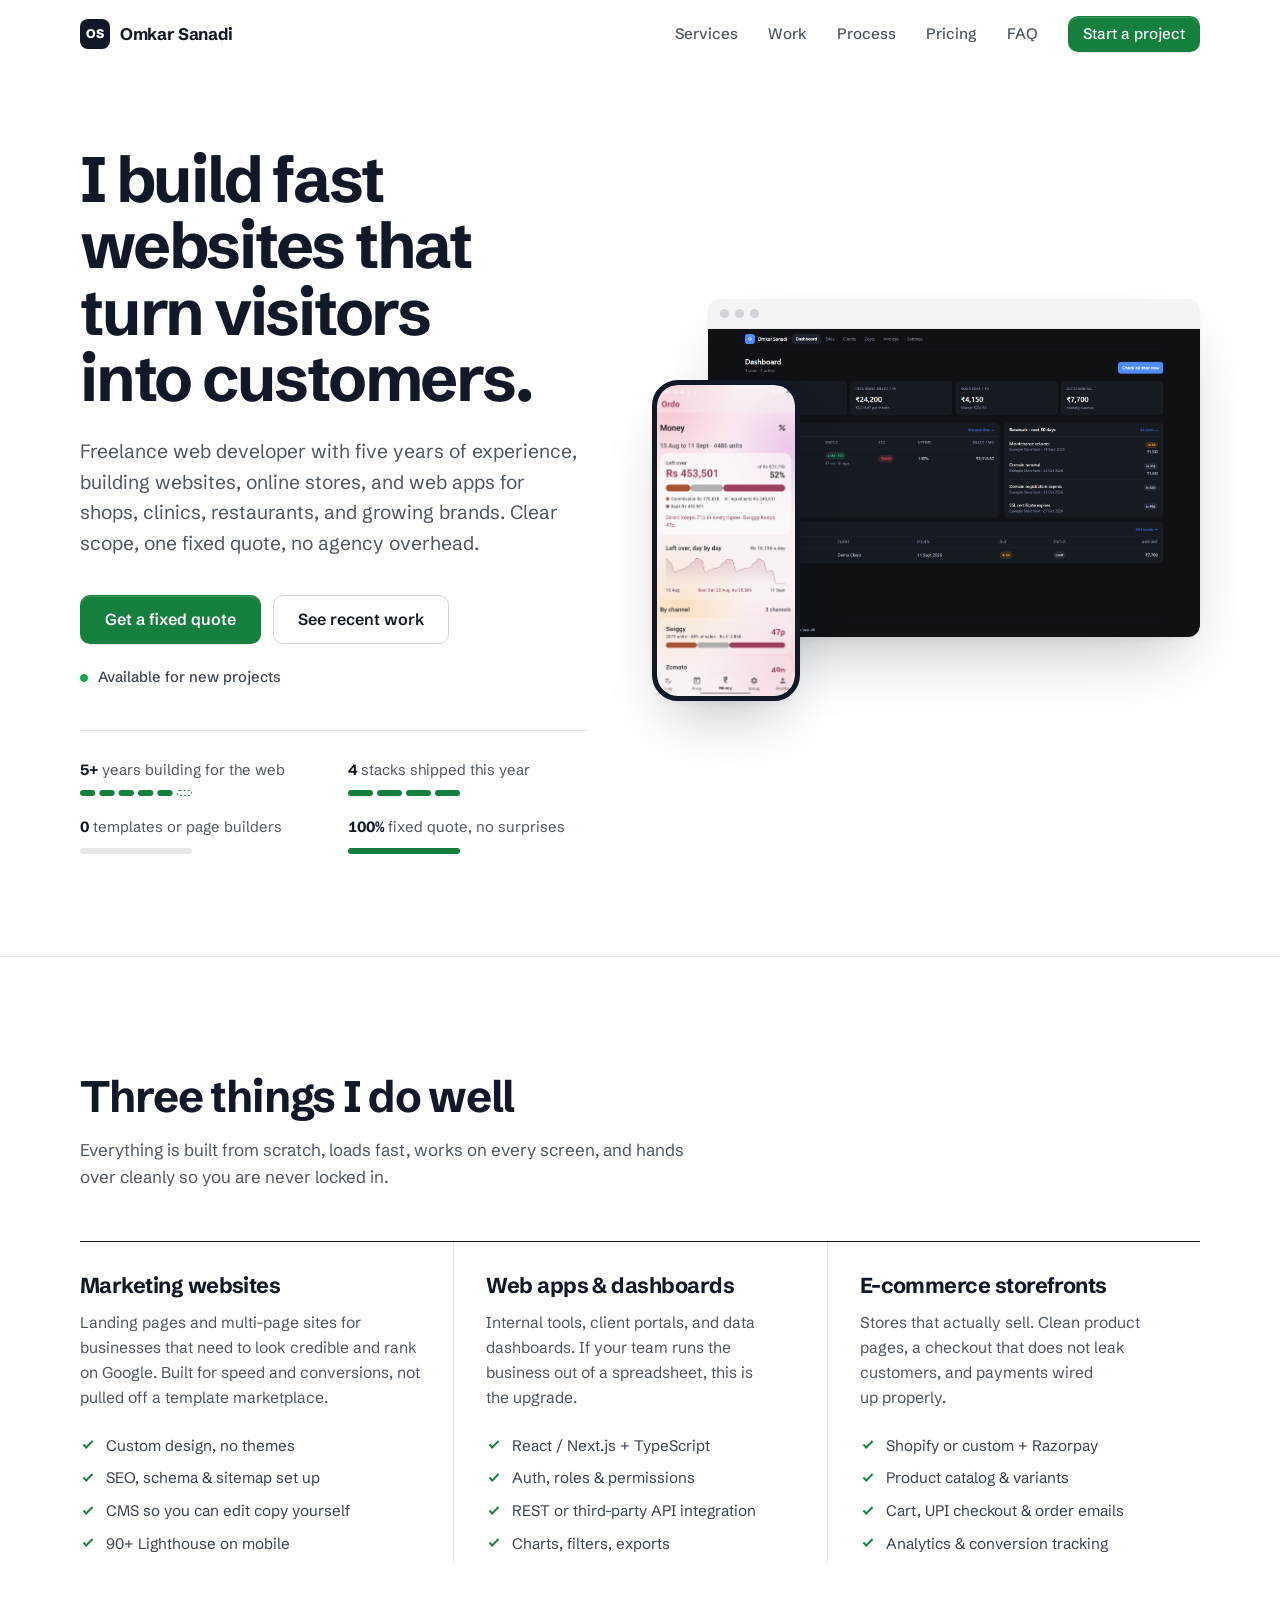
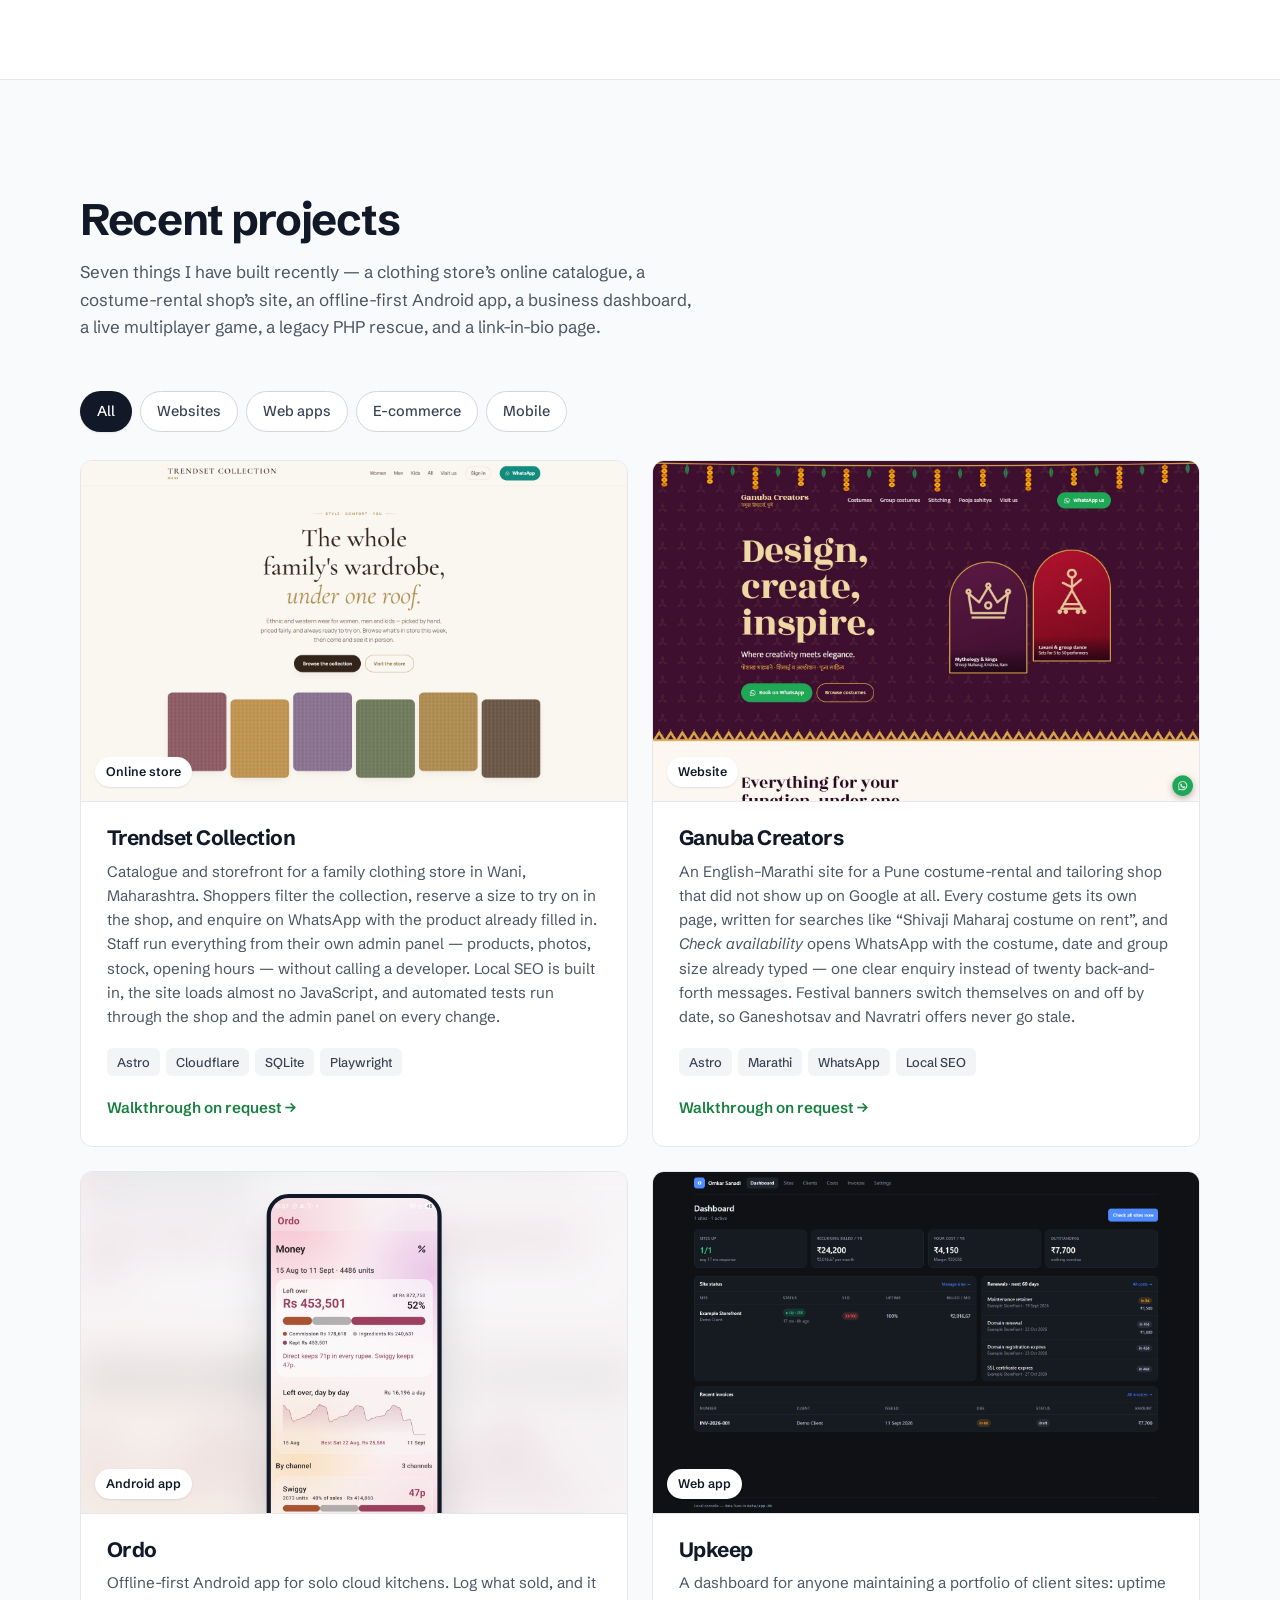
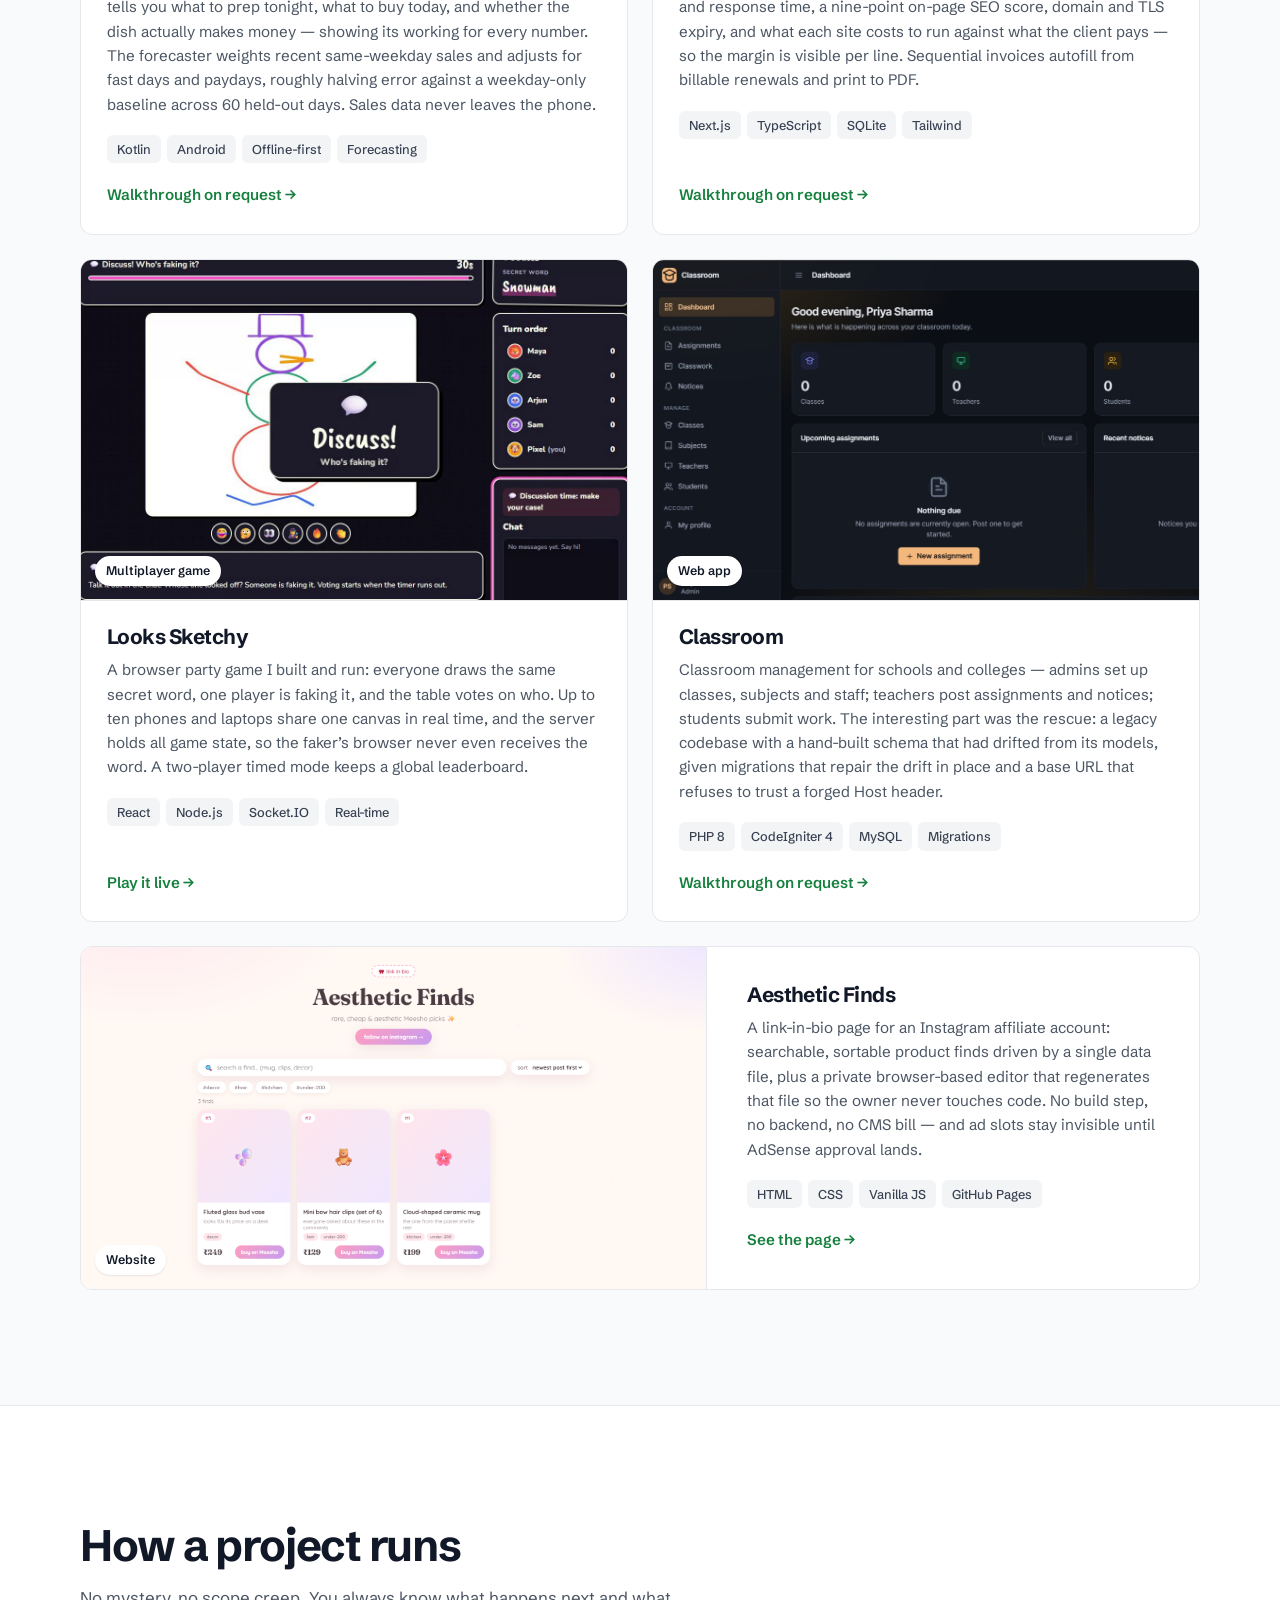
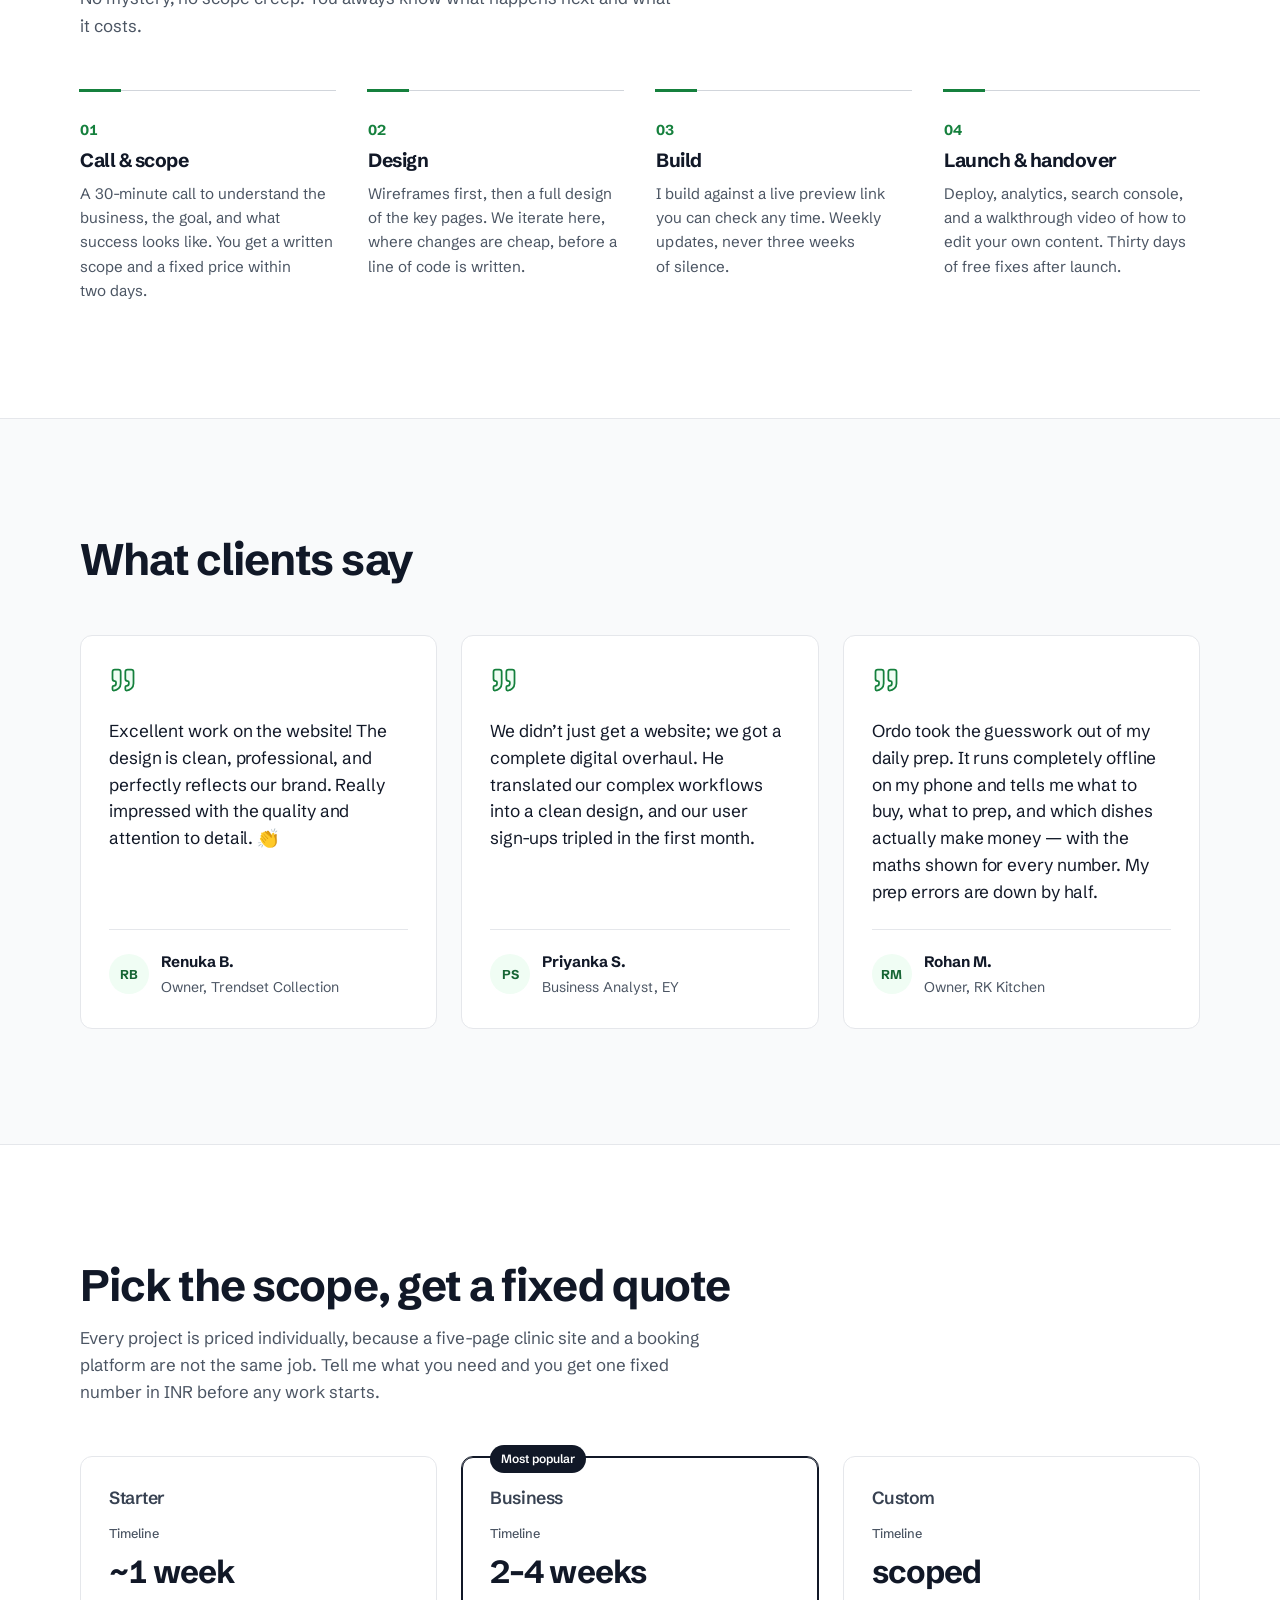
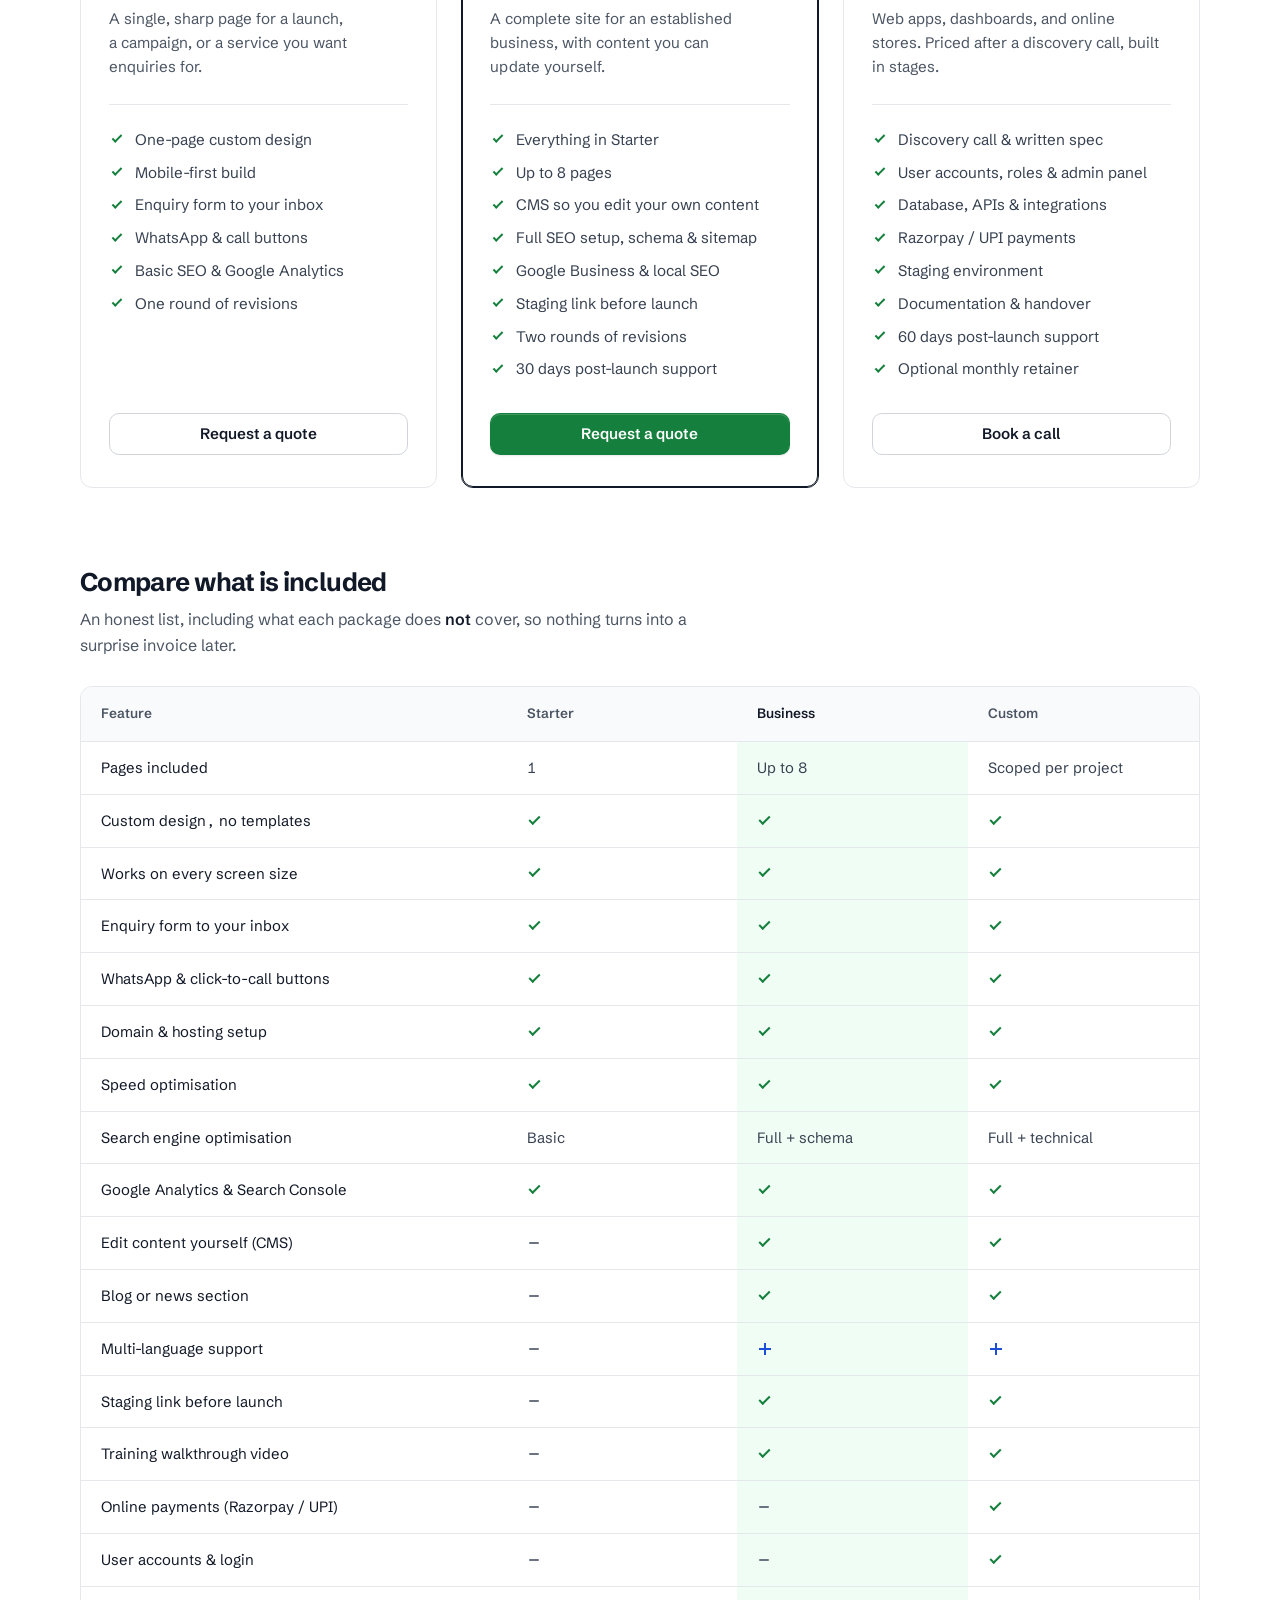
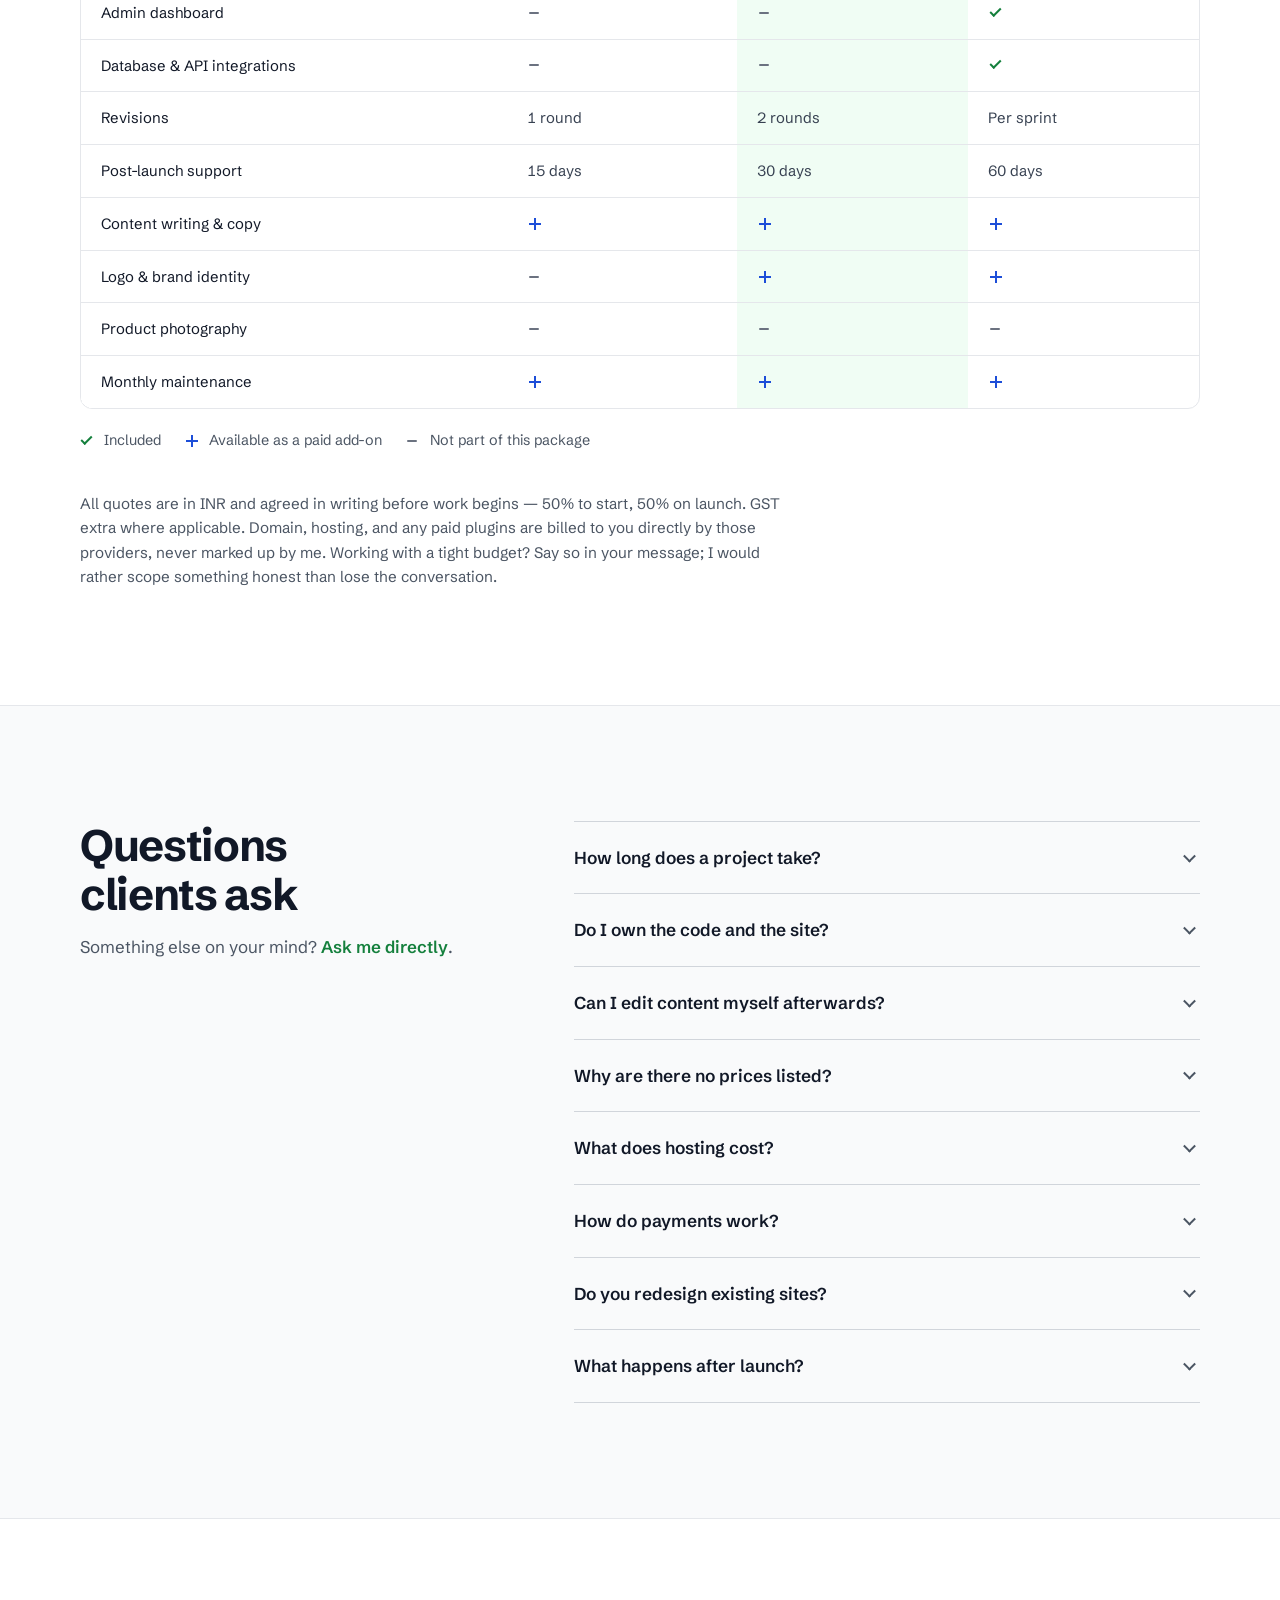
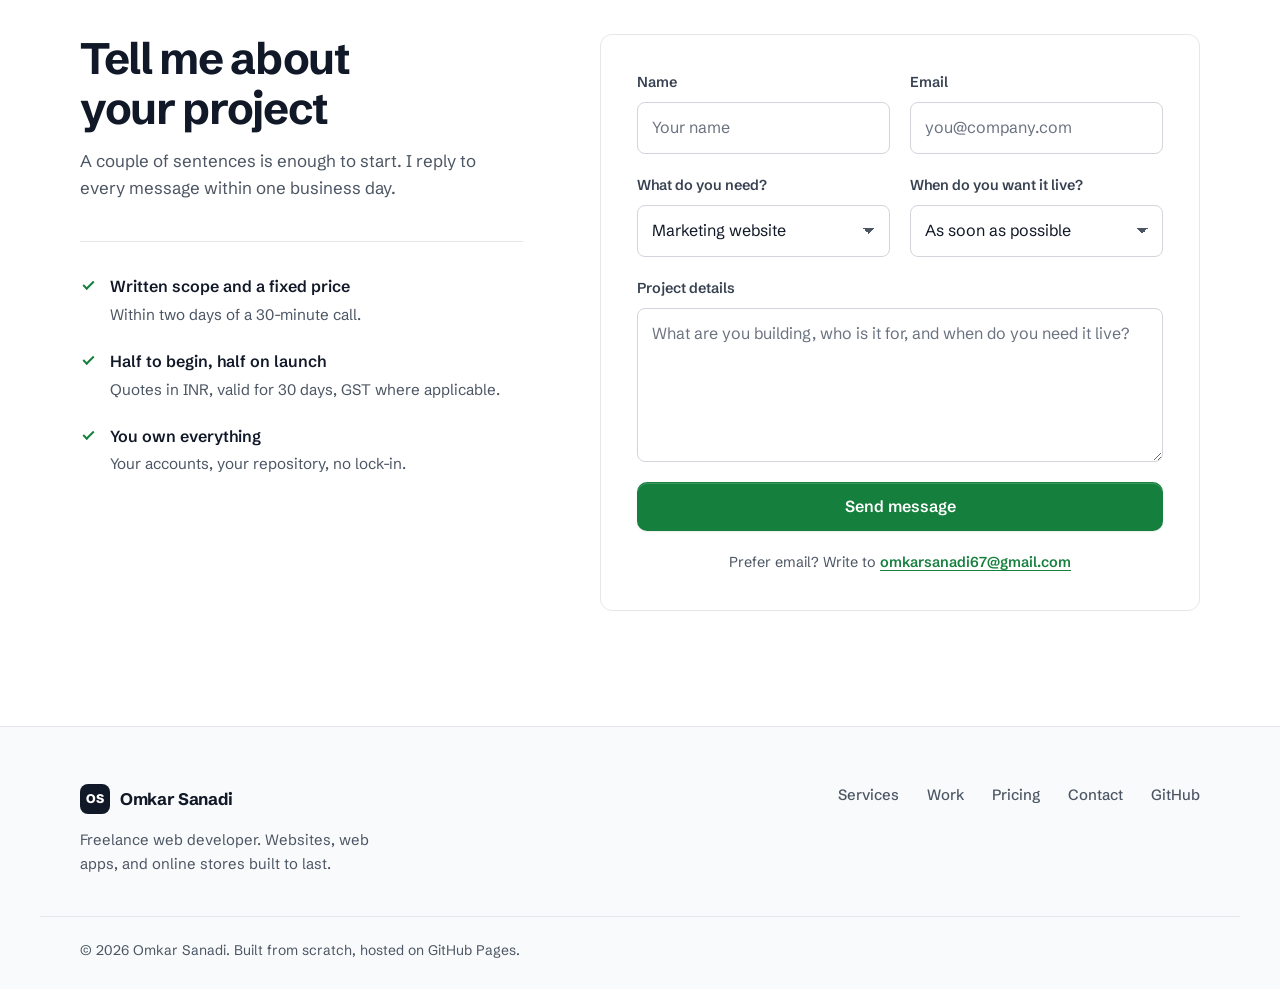
<file: index.html>
<!doctype html>
<html lang="en">
<head>
<meta charset="utf-8">
<meta name="viewport" content="width=device-width, initial-scale=1">
<title>Omkar Sanadi — Web Developer | Sites, Web Apps &amp; Storefronts</title>
<meta name="description" content="Freelance web developer with 5 years of experience building fast marketing sites, custom web apps and dashboards, and e-commerce storefronts for Indian businesses. Clear scope, fixed quote, shipped on time.">
<link rel="canonical" href="https://WIZ4RD-OM24.github.io/portfolio/">
<meta name="theme-color" content="#ffffff">

<meta property="og:type" content="website">
<meta property="og:title" content="Omkar Sanadi — Web Developer">
<meta property="og:description" content="Fast marketing sites, custom web apps, and e-commerce storefronts. 5 years experience, fixed quote, shipped on time.">
<meta property="og:url" content="https://WIZ4RD-OM24.github.io/portfolio/">
<meta property="og:image" content="https://WIZ4RD-OM24.github.io/portfolio/assets/og.svg">
<meta name="twitter:card" content="summary_large_image">

<link rel="icon" href="assets/favicon.svg" type="image/svg+xml">
<link rel="preconnect" href="https://fonts.googleapis.com">
<link rel="preconnect" href="https://fonts.gstatic.com" crossorigin>
<link href="https://fonts.googleapis.com/css2?family=Schibsted+Grotesk:wght@400;500;600;700;800&amp;display=swap" rel="stylesheet">
<script>document.documentElement.classList.add('js')</script>
<link rel="stylesheet" href="styles.css">

<script type="application/ld+json">
{
  "@context": "https://schema.org",
  "@type": "ProfessionalService",
  "name": "Omkar Sanadi — Web Development",
  "description": "Freelance web development: marketing sites, web apps, dashboards, and e-commerce storefronts.",
  "url": "https://WIZ4RD-OM24.github.io/portfolio/",
  "email": "omkarsanadi67@gmail.com",
  "founder": { "@type": "Person", "name": "Omkar Sanadi" },
  "areaServed": "IN",
  "currenciesAccepted": "INR",
  "makesOffer": [
    { "@type": "Offer", "itemOffered": { "@type": "Service", "name": "Marketing website development" } },
    { "@type": "Offer", "itemOffered": { "@type": "Service", "name": "Web application and dashboard development" } },
    { "@type": "Offer", "itemOffered": { "@type": "Service", "name": "E-commerce storefront development" } }
  ]
}
</script>
</head>
<body>
<a class="skip" href="#main">Skip to content</a>

<header class="nav" id="nav">
  <div class="wrap nav-inner">
    <a class="brand" href="#top">
      <span class="brand-mark" aria-hidden="true">OS</span>
      <span class="brand-name">Omkar Sanadi</span>
    </a>
    <nav class="nav-links" id="nav-links" aria-label="Primary">
      <a href="#services">Services</a>
      <a href="#work">Work</a>
      <a href="#process">Process</a>
      <a href="#pricing">Pricing</a>
      <a href="#faq">FAQ</a>
      <a class="btn btn-sm btn-primary" href="#contact">Start a project</a>
    </nav>
    <button class="burger" id="burger" aria-label="Toggle menu" aria-expanded="false" aria-controls="nav-links">
      <span></span><span></span><span></span>
    </button>
  </div>
</header>

<main id="main">
<section class="hero" id="top">
  <div class="wrap hero-grid">
    <div class="hero-copy">
      <h1>I build fast websites that turn visitors into customers.</h1>
      <p class="lede">Freelance web developer with five years of experience, building websites, online stores, and web apps for shops, clinics, restaurants, and growing brands. Clear scope, one fixed quote, no agency overhead.</p>
      <div class="hero-cta">
        <a class="btn btn-primary btn-lg" href="#contact">Get a fixed quote</a>
        <a class="btn btn-ghost btn-lg" href="#work">See recent work</a>
      </div>
      <p class="availability"><span class="status-dot" aria-hidden="true"></span>Available for new projects</p>
      <ul class="facts">
        <li><strong><span data-count="5">5</span>+</strong> years building for the web<svg class="bars" viewBox="0 0 112 6" aria-hidden="true"><rect class="on" style="--i:0" x="0" y="0" width="15.33" height="6" rx="3"/><rect class="on" style="--i:1" x="19.33" y="0" width="15.33" height="6" rx="3"/><rect class="on" style="--i:2" x="38.66" y="0" width="15.33" height="6" rx="3"/><rect class="on" style="--i:3" x="57.99" y="0" width="15.33" height="6" rx="3"/><rect class="on" style="--i:4" x="77.32" y="0" width="15.33" height="6" rx="3"/><rect class="plus" x="97.15" y=".5" width="14.33" height="5" rx="2.5"/></svg></li>
        <li><strong><span data-count="4">4</span></strong> stacks shipped this year<svg class="bars" viewBox="0 0 112 6" aria-hidden="true"><rect class="on" style="--i:0" x="0" y="0" width="25" height="6" rx="3"/><rect class="on" style="--i:1" x="29" y="0" width="25" height="6" rx="3"/><rect class="on" style="--i:2" x="58" y="0" width="25" height="6" rx="3"/><rect class="on" style="--i:3" x="87" y="0" width="25" height="6" rx="3"/></svg></li>
        <li><strong>0</strong> templates or page builders<svg class="bars" viewBox="0 0 112 6" aria-hidden="true"><rect class="off" x="0" y="0" width="112" height="6" rx="3"/></svg></li>
        <li><strong><span data-count="100">100</span>%</strong> fixed quote, no surprises<svg class="bars" viewBox="0 0 112 6" aria-hidden="true"><rect class="off" x="0" y="0" width="112" height="6" rx="3"/><rect class="on" style="--i:0" x="0" y="0" width="112" height="6" rx="3"/></svg></li>
      </ul>
    </div>
    <div class="hero-shots">
      <figure class="browser">
        <div class="browser-bar" aria-hidden="true"><span></span><span></span><span></span></div>
        <img src="assets/shots/upkeep.png" alt="Upkeep dashboard showing site status, yearly recurring revenue against running cost, upcoming renewals and recent invoices" width="1600" height="1000" fetchpriority="high" decoding="async">
      </figure>
      <figure class="phone">
        <img src="assets/shots/ordo.jpg" alt="Ordo's Money screen showing what was left over from four weeks of sales and per-channel margins" width="590" height="1280" decoding="async">
      </figure>
    </div>
  </div>
</section>

<section class="section" id="services">
  <div class="wrap">
    <header class="sec-head">
      <h2>Three things I do well</h2>
      <p class="sub">Everything is built from scratch, loads fast, works on every screen, and hands over cleanly so you are never locked in.</p>
    </header>
    <div class="services">
      <article class="service">
        <h3>Marketing websites</h3>
        <p>Landing pages and multi-page sites for businesses that need to look credible and rank on Google. Built for speed and conversions, not pulled off a template marketplace.</p>
        <ul class="ticks">
          <li>Custom design, no themes</li>
          <li>SEO, schema &amp; sitemap set up</li>
          <li>CMS so you can edit copy yourself</li>
          <li>90+ Lighthouse on mobile</li>
        </ul>
      </article>
      <article class="service">
        <h3>Web apps &amp; dashboards</h3>
        <p>Internal tools, client portals, and data dashboards. If your team runs the business out of a spreadsheet, this is the upgrade.</p>
        <ul class="ticks">
          <li>React / Next.js + TypeScript</li>
          <li>Auth, roles &amp; permissions</li>
          <li>REST or third-party API integration</li>
          <li>Charts, filters, exports</li>
        </ul>
      </article>
      <article class="service">
        <h3>E-commerce storefronts</h3>
        <p>Stores that actually sell. Clean product pages, a checkout that does not leak customers, and payments wired up properly.</p>
        <ul class="ticks">
          <li>Shopify or custom + Razorpay</li>
          <li>Product catalog &amp; variants</li>
          <li>Cart, UPI checkout &amp; order emails</li>
          <li>Analytics &amp; conversion tracking</li>
        </ul>
      </article>
    </div>
  </div>
</section>

<section class="section alt" id="work">
  <div class="wrap">
    <header class="sec-head">
      <h2>Recent projects</h2>
      <p class="sub">Seven things I have built recently &mdash; a clothing store&rsquo;s online catalogue, a costume-rental shop&rsquo;s site, an offline-first Android app, a business dashboard, a live multiplayer game, a legacy PHP rescue, and a link-in-bio page.</p>
    </header>

    <div class="filters" role="group" aria-label="Filter projects">
      <button class="chip is-active" data-filter="all" aria-pressed="true">All</button>
      <button class="chip" data-filter="site" aria-pressed="false">Websites</button>
      <button class="chip" data-filter="app" aria-pressed="false">Web apps</button>
      <button class="chip" data-filter="shop" aria-pressed="false">E-commerce</button>
      <button class="chip" data-filter="mobile" aria-pressed="false">Mobile</button>
    </div>

    <div class="work-grid" id="work-grid">
      <article class="proj reveal" data-tags="shop site">
        <div class="thumb has-shot"><img src="assets/shots/trendset.png" alt="Trendset Collection home page: the headline &ldquo;The whole family&rsquo;s wardrobe, under one roof&rdquo;, buttons to browse the collection or visit the store, and a WhatsApp button in the header" width="1600" height="1000" loading="lazy" decoding="async"><span class="thumb-tag">Online store</span></div>
        <div class="proj-body">
          <h3>Trendset Collection</h3>
          <p>Catalogue and storefront for a family clothing store in Wani, Maharashtra. Shoppers filter the collection, reserve a size to try on in the shop, and enquire on WhatsApp with the product already filled in. Staff run everything from their own admin panel &mdash; products, photos, stock, opening hours &mdash; without calling a developer. Local SEO is built in, the site loads almost no JavaScript, and automated tests run through the shop and the admin panel on every change.</p>
          <ul class="tags"><li>Astro</li><li>Cloudflare</li><li>SQLite</li><li>Playwright</li></ul>
          <a class="link" href="#contact">Walkthrough on request <span aria-hidden="true">&#8594;</span></a>
        </div>
      </article>
      <article class="proj reveal" data-tags="site">
        <div class="thumb has-shot"><img src="assets/shots/ganuba.jpg" alt="Ganuba Creators home page in plum and gold with a marigold toran, the tagline &ldquo;Design, create, inspire.&rdquo; in English and Marathi, costume category arches and a Book on WhatsApp button" width="1600" height="1000" loading="lazy" decoding="async"><span class="thumb-tag">Website</span></div>
        <div class="proj-body">
          <h3>Ganuba Creators</h3>
          <p>An English&ndash;Marathi site for a Pune costume-rental and tailoring shop that did not show up on Google at all. Every costume gets its own page, written for searches like &ldquo;Shivaji Maharaj costume on rent&rdquo;, and <em>Check availability</em> opens WhatsApp with the costume, date and group size already typed &mdash; one clear enquiry instead of twenty back-and-forth messages. Festival banners switch themselves on and off by date, so Ganeshotsav and Navratri offers never go stale.</p>
          <ul class="tags"><li>Astro</li><li>Marathi</li><li>WhatsApp</li><li>Local SEO</li></ul>
          <a class="link" href="#contact">Walkthrough on request <span aria-hidden="true">&#8594;</span></a>
        </div>
      </article>
      <article class="proj reveal" data-tags="mobile app">
        <div class="thumb has-shot portrait" style="--shot:url('assets/shots/ordo.jpg')"><span class="device"><img src="assets/shots/ordo.jpg" alt="Ordo's Money screen showing what was left over from four weeks of sales, a day-by-day trend line, and per-channel margins for Swiggy and Zomato" width="590" height="1280" loading="lazy" decoding="async"></span><span class="thumb-tag">Android app</span></div>
        <div class="proj-body">
          <h3>Ordo</h3>
          <p>Offline-first Android app for solo cloud kitchens. Log what sold, and it tells you what to prep tonight, what to buy today, and whether the dish actually makes money &mdash; showing its working for every number. The forecaster weights recent same-weekday sales and adjusts for fast days and paydays, roughly halving error against a weekday-only baseline across 60 held-out days. Sales data never leaves the phone.</p>
          <ul class="tags"><li>Kotlin</li><li>Android</li><li>Offline-first</li><li>Forecasting</li></ul>
          <a class="link" href="#contact">Walkthrough on request <span aria-hidden="true">&#8594;</span></a>
        </div>
      </article>
      <article class="proj reveal" data-tags="app">
        <div class="thumb has-shot"><img src="assets/shots/upkeep.png" alt="Upkeep dashboard showing site status, yearly recurring revenue against running cost, upcoming renewals and recent invoices" width="1600" height="1000" loading="lazy" decoding="async"><span class="thumb-tag">Web app</span></div>
        <div class="proj-body">
          <h3>Upkeep</h3>
          <p>A dashboard for anyone maintaining a portfolio of client sites: uptime and response time, a nine-point on-page SEO score, domain and TLS expiry, and what each site costs to run against what the client pays &mdash; so the margin is visible per line. Sequential invoices autofill from billable renewals and print to PDF.</p>
          <ul class="tags"><li>Next.js</li><li>TypeScript</li><li>SQLite</li><li>Tailwind</li></ul>
          <a class="link" href="#contact">Walkthrough on request <span aria-hidden="true">&#8594;</span></a>
        </div>
      </article>
      <article class="proj reveal" data-tags="app">
        <div class="thumb has-shot"><img src="assets/shots/lookssketchy.jpg" alt="Looks Sketchy mid-game: a shared snowman drawing, a Discuss! prompt asking who is faking it, the turn order with five players, and a chat panel" width="1280" height="720" loading="lazy" decoding="async"><span class="thumb-tag">Multiplayer game</span></div>
        <div class="proj-body">
          <h3>Looks Sketchy</h3>
          <p>A browser party game I built and run: everyone draws the same secret word, one player is faking it, and the table votes on who. Up to ten phones and laptops share one canvas in real time, and the server holds all game state, so the faker&rsquo;s browser never even receives the word. A two-player timed mode keeps a global leaderboard.</p>
          <ul class="tags"><li>React</li><li>Node.js</li><li>Socket.IO</li><li>Real-time</li></ul>
          <a class="link" href="https://lookssketchy.online/" rel="noopener">Play it live <span aria-hidden="true">&#8594;</span></a>
        </div>
      </article>
      <article class="proj reveal" data-tags="app">
        <div class="thumb has-shot wide"><img src="assets/shots/classroom.jpg" alt="Classroom admin dashboard with counts for classes, teachers, students and subjects, plus panels for upcoming assignments and recent notices" width="1531" height="693" loading="lazy" decoding="async"><span class="thumb-tag">Web app</span></div>
        <div class="proj-body">
          <h3>Classroom</h3>
          <p>Classroom management for schools and colleges &mdash; admins set up classes, subjects and staff; teachers post assignments and notices; students submit work. The interesting part was the rescue: a legacy codebase with a hand-built schema that had drifted from its models, given migrations that repair the drift in place and a base URL that refuses to trust a forged Host header.</p>
          <ul class="tags"><li>PHP 8</li><li>CodeIgniter 4</li><li>MySQL</li><li>Migrations</li></ul>
          <a class="link" href="#contact">Walkthrough on request <span aria-hidden="true">&#8594;</span></a>
        </div>
      </article>
      <article class="proj reveal" data-tags="site">
        <div class="thumb has-shot"><img src="assets/shots/linkinbio.png" alt="A link-in-bio finds page with a search box, tag filters and product cards showing prices in rupees" width="1600" height="1000" loading="lazy" decoding="async"><span class="thumb-tag">Website</span></div>
        <div class="proj-body">
          <h3>Aesthetic Finds</h3>
          <p>A link-in-bio page for an Instagram affiliate account: searchable, sortable product finds driven by a single data file, plus a private browser-based editor that regenerates that file so the owner never touches code. No build step, no backend, no CMS bill &mdash; and ad slots stay invisible until AdSense approval lands.</p>
          <ul class="tags"><li>HTML</li><li>CSS</li><li>Vanilla JS</li><li>GitHub Pages</li></ul>
          <a class="link" href="#contact">See the page <span aria-hidden="true">&#8594;</span></a>
        </div>
      </article>
    </div>
    <p class="empty" id="work-empty" hidden>Nothing in that category yet.</p>
  </div>
</section>

<section class="section" id="process">
  <div class="wrap">
    <header class="sec-head">
      <h2>How a project runs</h2>
      <p class="sub">No mystery, no scope creep. You always know what happens next and what it costs.</p>
    </header>
    <ol class="steps">
      <li class="step"><span class="num">01</span><h3>Call &amp; scope</h3><p>A 30-minute call to understand the business, the goal, and what success looks like. You get a written scope and a fixed price within two days.</p></li>
      <li class="step"><span class="num">02</span><h3>Design</h3><p>Wireframes first, then a full design of the key pages. We iterate here, where changes are cheap, before a line of code is written.</p></li>
      <li class="step"><span class="num">03</span><h3>Build</h3><p>I build against a live preview link you can check any time. Weekly updates, never three weeks of silence.</p></li>
      <li class="step"><span class="num">04</span><h3>Launch &amp; handover</h3><p>Deploy, analytics, search console, and a walkthrough video of how to edit your own content. Thirty days of free fixes after launch.</p></li>
    </ol>
  </div>
</section>

<section class="section alt" id="testimonials">
  <div class="wrap">
    <header class="sec-head">
      <h2>What clients say</h2>
    </header>
    <div class="quotes">
      <figure class="quote">
        <svg class="q-icon" viewBox="0 0 24 24" aria-hidden="true"><path d="M16 3a2 2 0 0 0-2 2v6a2 2 0 0 0 2 2 1 1 0 0 1 1 1v1a2 2 0 0 1-2 2 1 1 0 0 0-1 1v2a1 1 0 0 0 1 1 6 6 0 0 0 6-6V5a2 2 0 0 0-2-2z"/><path d="M5 3a2 2 0 0 0-2 2v6a2 2 0 0 0 2 2 1 1 0 0 1 1 1v1a2 2 0 0 1-2 2 1 1 0 0 0-1 1v2a1 1 0 0 0 1 1 6 6 0 0 0 6-6V5a2 2 0 0 0-2-2z"/></svg>
        <blockquote>Excellent work on the website! The design is clean, professional, and perfectly reflects our brand. Really impressed with the quality and attention to detail. &#128079;</blockquote>
        <figcaption><span class="avatar" aria-hidden="true">RB</span><span class="who"><strong>Renuka B.</strong><span>Owner, Trendset Collection</span></span></figcaption>
      </figure>
      <figure class="quote">
        <svg class="q-icon" viewBox="0 0 24 24" aria-hidden="true"><path d="M16 3a2 2 0 0 0-2 2v6a2 2 0 0 0 2 2 1 1 0 0 1 1 1v1a2 2 0 0 1-2 2 1 1 0 0 0-1 1v2a1 1 0 0 0 1 1 6 6 0 0 0 6-6V5a2 2 0 0 0-2-2z"/><path d="M5 3a2 2 0 0 0-2 2v6a2 2 0 0 0 2 2 1 1 0 0 1 1 1v1a2 2 0 0 1-2 2 1 1 0 0 0-1 1v2a1 1 0 0 0 1 1 6 6 0 0 0 6-6V5a2 2 0 0 0-2-2z"/></svg>
        <blockquote>We didn&rsquo;t just get a website; we got a complete digital overhaul. He translated our complex workflows into a clean design, and our user sign-ups tripled in the first month.</blockquote>
        <figcaption><span class="avatar" aria-hidden="true">PS</span><span class="who"><strong>Priyanka S.</strong><span>Business Analyst, EY</span></span></figcaption>
      </figure>
      <figure class="quote">
        <svg class="q-icon" viewBox="0 0 24 24" aria-hidden="true"><path d="M16 3a2 2 0 0 0-2 2v6a2 2 0 0 0 2 2 1 1 0 0 1 1 1v1a2 2 0 0 1-2 2 1 1 0 0 0-1 1v2a1 1 0 0 0 1 1 6 6 0 0 0 6-6V5a2 2 0 0 0-2-2z"/><path d="M5 3a2 2 0 0 0-2 2v6a2 2 0 0 0 2 2 1 1 0 0 1 1 1v1a2 2 0 0 1-2 2 1 1 0 0 0-1 1v2a1 1 0 0 0 1 1 6 6 0 0 0 6-6V5a2 2 0 0 0-2-2z"/></svg>
        <blockquote>Ordo took the guesswork out of my daily prep. It runs completely offline on my phone and tells me what to buy, what to prep, and which dishes actually make money &mdash; with the maths shown for every number. My prep errors are down by half.</blockquote>
        <figcaption><span class="avatar" aria-hidden="true">RM</span><span class="who"><strong>Rohan M.</strong><span>Owner, RK Kitchen</span></span></figcaption>
      </figure>
    </div>
  </div>
</section>

<section class="section" id="pricing">
  <div class="wrap">
    <header class="sec-head">
      <h2>Pick the scope, get a fixed quote</h2>
      <p class="sub">Every project is priced individually, because a five-page clinic site and a booking platform are not the same job. Tell me what you need and you get one fixed number in INR before any work starts.</p>
    </header>
    <div class="tiers">
      <article class="tier">
        <h3>Starter</h3>
        <p class="price"><span>timeline</span>~1 week</p>
        <p class="tier-sub">A single, sharp page for a launch, a campaign, or a service you want enquiries for.</p>
        <ul class="ticks">
          <li>One-page custom design</li>
          <li>Mobile-first build</li>
          <li>Enquiry form to your inbox</li>
          <li>WhatsApp &amp; call buttons</li>
          <li>Basic SEO &amp; Google Analytics</li>
          <li>One round of revisions</li>
        </ul>
        <a class="btn btn-ghost full" href="#contact">Request a quote</a>
      </article>
      <article class="tier featured">
        <span class="badge">Most popular</span>
        <h3>Business</h3>
        <p class="price"><span>timeline</span>2&ndash;4 weeks</p>
        <p class="tier-sub">A complete site for an established business, with content you can update yourself.</p>
        <ul class="ticks">
          <li>Everything in Starter</li>
          <li>Up to 8 pages</li>
          <li>CMS so you edit your own content</li>
          <li>Full SEO setup, schema &amp; sitemap</li>
          <li>Google Business &amp; local SEO</li>
          <li>Staging link before launch</li>
          <li>Two rounds of revisions</li>
          <li>30 days post-launch support</li>
        </ul>
        <a class="btn btn-primary full" href="#contact">Request a quote</a>
      </article>
      <article class="tier">
        <h3>Custom</h3>
        <p class="price"><span>timeline</span>scoped</p>
        <p class="tier-sub">Web apps, dashboards, and online stores. Priced after a discovery call, built in stages.</p>
        <ul class="ticks">
          <li>Discovery call &amp; written spec</li>
          <li>User accounts, roles &amp; admin panel</li>
          <li>Database, APIs &amp; integrations</li>
          <li>Razorpay / UPI payments</li>
          <li>Staging environment</li>
          <li>Documentation &amp; handover</li>
          <li>60 days post-launch support</li>
          <li>Optional monthly retainer</li>
        </ul>
        <a class="btn btn-ghost full" href="#contact">Book a call</a>
      </article>
    </div>

    <div class="compare">
      <h3 class="compare-title">Compare what is included</h3>
      <p class="compare-sub">An honest list, including what each package does <em>not</em> cover, so nothing turns into a surprise invoice later.</p>
      <div class="table-scroll">
        <table class="cmp">
          <caption class="sr-only">Feature comparison across the Starter, Business and Custom packages</caption>
          <thead>
            <tr>
              <th scope="col">Feature</th>
              <th scope="col">Starter</th>
              <th scope="col" class="is-featured">Business</th>
              <th scope="col">Custom</th>
            </tr>
          </thead>
          <tbody>
            <tr><th scope="row">Pages included</th><td>1</td><td class="is-featured">Up to 8</td><td>Scoped per project</td></tr>
            <tr><th scope="row">Custom design, no templates</th><td class="y">Yes</td><td class="y is-featured">Yes</td><td class="y">Yes</td></tr>
            <tr><th scope="row">Works on every screen size</th><td class="y">Yes</td><td class="y is-featured">Yes</td><td class="y">Yes</td></tr>
            <tr><th scope="row">Enquiry form to your inbox</th><td class="y">Yes</td><td class="y is-featured">Yes</td><td class="y">Yes</td></tr>
            <tr><th scope="row">WhatsApp &amp; click-to-call buttons</th><td class="y">Yes</td><td class="y is-featured">Yes</td><td class="y">Yes</td></tr>
            <tr><th scope="row">Domain &amp; hosting setup</th><td class="y">Yes</td><td class="y is-featured">Yes</td><td class="y">Yes</td></tr>
            <tr><th scope="row">Speed optimisation</th><td class="y">Yes</td><td class="y is-featured">Yes</td><td class="y">Yes</td></tr>
            <tr><th scope="row">Search engine optimisation</th><td>Basic</td><td class="is-featured">Full + schema</td><td>Full + technical</td></tr>
            <tr><th scope="row">Google Analytics &amp; Search Console</th><td class="y">Yes</td><td class="y is-featured">Yes</td><td class="y">Yes</td></tr>
            <tr><th scope="row">Edit content yourself (CMS)</th><td class="n">Not included</td><td class="y is-featured">Yes</td><td class="y">Yes</td></tr>
            <tr><th scope="row">Blog or news section</th><td class="n">Not included</td><td class="y is-featured">Yes</td><td class="y">Yes</td></tr>
            <tr><th scope="row">Multi-language support</th><td class="n">Not included</td><td class="a is-featured">Add-on</td><td class="a">Add-on</td></tr>
            <tr><th scope="row">Staging link before launch</th><td class="n">Not included</td><td class="y is-featured">Yes</td><td class="y">Yes</td></tr>
            <tr><th scope="row">Training walkthrough video</th><td class="n">Not included</td><td class="y is-featured">Yes</td><td class="y">Yes</td></tr>
            <tr><th scope="row">Online payments (Razorpay / UPI)</th><td class="n">Not included</td><td class="n is-featured">Not included</td><td class="y">Yes</td></tr>
            <tr><th scope="row">User accounts &amp; login</th><td class="n">Not included</td><td class="n is-featured">Not included</td><td class="y">Yes</td></tr>
            <tr><th scope="row">Admin dashboard</th><td class="n">Not included</td><td class="n is-featured">Not included</td><td class="y">Yes</td></tr>
            <tr><th scope="row">Database &amp; API integrations</th><td class="n">Not included</td><td class="n is-featured">Not included</td><td class="y">Yes</td></tr>
            <tr><th scope="row">Revisions</th><td>1 round</td><td class="is-featured">2 rounds</td><td>Per sprint</td></tr>
            <tr><th scope="row">Post-launch support</th><td>15 days</td><td class="is-featured">30 days</td><td>60 days</td></tr>
            <tr><th scope="row">Content writing &amp; copy</th><td class="a">Add-on</td><td class="a is-featured">Add-on</td><td class="a">Add-on</td></tr>
            <tr><th scope="row">Logo &amp; brand identity</th><td class="n">Not included</td><td class="a is-featured">Add-on</td><td class="a">Add-on</td></tr>
            <tr><th scope="row">Product photography</th><td class="n">Not included</td><td class="n is-featured">Not included</td><td class="n">Not included</td></tr>
            <tr><th scope="row">Monthly maintenance</th><td class="a">Add-on</td><td class="a is-featured">Add-on</td><td class="a">Add-on</td></tr>
          </tbody>
        </table>
      </div>
      <ul class="legend">
        <li><span class="k y" aria-hidden="true"></span>Included</li>
        <li><span class="k a" aria-hidden="true"></span>Available as a paid add-on</li>
        <li><span class="k n" aria-hidden="true"></span>Not part of this package</li>
      </ul>
    </div>

    <p class="note">All quotes are in INR and agreed in writing before work begins &mdash; 50% to start, 50% on launch. GST extra where applicable. Domain, hosting, and any paid plugins are billed to you directly by those providers, never marked up by me. Working with a tight budget? Say so in your message; I would rather scope something honest than lose the conversation.</p>
  </div>
</section>

<section class="section alt" id="faq">
  <div class="wrap faq-grid">
    <header class="sec-head">
      <h2>Questions clients ask</h2>
      <p class="sub">Something else on your mind? <a class="link" href="#contact">Ask me directly</a>.</p>
    </header>
    <div class="faq">
      <details><summary>How long does a project take?</summary><p>A landing page is about a week. A business site is two to four weeks. Apps and stores depend on scope, but you get a date in writing before we start, and I hit it.</p></details>
      <details><summary>Do I own the code and the site?</summary><p>Yes. Everything lives in your accounts and your repository. No proprietary builder, no hostage situation if you decide to move on.</p></details>
      <details><summary>Can I edit content myself afterwards?</summary><p>That is the default. Business sites ship with a CMS, and I record a short walkthrough showing how to change text, images, and pages.</p></details>
      <details><summary>Why are there no prices listed?</summary><p>Because an honest number needs five minutes of context. Two businesses asking for "a website" often need work that differs several times over in effort, and a fixed price on a page would either overcharge the simple job or underdeliver on the complex one. Tell me the scope and you get one firm quote in writing, valid for 30 days, with no hourly surprises after.</p></details>
      <details><summary>What does hosting cost?</summary><p>Most sites I build run on free or near-free hosting. Budget roughly &#8377;0&ndash;&#8377;1,500 a month depending on traffic, plus about &#8377;800&ndash;&#8377;1,200 a year for a .com or .in domain. You pay those providers directly, so there is no markup from me.</p></details>
      <details><summary>How do payments work?</summary><p>Half to begin, half when the site goes live. UPI, bank transfer, or Razorpay all work. You get a proper invoice for each, and GST applies where relevant.</p></details>
      <details><summary>Do you redesign existing sites?</summary><p>Often. I audit what you have first and tell you honestly whether a rebuild is worth it or whether a few targeted fixes would do more for less.</p></details>
      <details><summary>What happens after launch?</summary><p>Thirty days of free bug fixes. After that, either ad-hoc work at an hourly rate or a small monthly retainer covering updates, backups, and monitoring.</p></details>
    </div>
  </div>
</section>

<section class="section contact" id="contact">
  <div class="wrap contact-grid">
    <div class="contact-intro">
      <h2>Tell me about your project</h2>
      <p class="sub">A couple of sentences is enough to start. I reply to every message within one business day.</p>
      <ul class="contact-points">
        <li><strong>Written scope and a fixed price</strong><span>Within two days of a 30-minute call.</span></li>
        <li><strong>Half to begin, half on launch</strong><span>Quotes in INR, valid for 30 days, GST where applicable.</span></li>
        <li><strong>You own everything</strong><span>Your accounts, your repository, no lock-in.</span></li>
      </ul>
    </div>

    <form class="form" id="contact-form" action="https://formspree.io/f/xqpkjozn" method="POST">
      <div class="row">
        <label>Name
          <input type="text" name="name" required autocomplete="name" placeholder="Your name">
        </label>
        <label>Email
          <input type="email" name="email" required autocomplete="email" placeholder="you@company.com">
        </label>
      </div>
      <div class="row">
        <label>What do you need?
          <select name="project_type">
            <option>Marketing website</option>
            <option>Web app or dashboard</option>
            <option>E-commerce store</option>
            <option>Redesign of an existing site</option>
            <option>Not sure yet</option>
          </select>
        </label>
        <label>When do you want it live?
          <select name="timeline">
            <option>As soon as possible</option>
            <option>Within a month</option>
            <option>In one to three months</option>
            <option>Just planning for now</option>
          </select>
        </label>
      </div>
      <label>Project details
        <textarea name="message" rows="5" required placeholder="What are you building, who is it for, and when do you need it live?"></textarea>
      </label>
      <input type="text" name="_gotcha" tabindex="-1" autocomplete="off" aria-hidden="true" class="hp">
      <button class="btn btn-primary btn-lg full" type="submit" id="submit-btn">Send message</button>
      <p class="form-note" id="form-status" role="status" aria-live="polite">Prefer email? Write to <a href="mailto:omkarsanadi67@gmail.com">omkarsanadi67@gmail.com</a></p>
    </form>
  </div>
</section>
</main>

<footer class="footer">
  <div class="wrap footer-inner">
    <div>
      <a class="brand" href="#top"><span class="brand-mark" aria-hidden="true">OS</span><span class="brand-name">Omkar Sanadi</span></a>
      <p class="foot-blurb">Freelance web developer. Websites, web apps, and online stores built to last.</p>
    </div>
    <nav class="foot-links" aria-label="Footer">
      <a href="#services">Services</a>
      <a href="#work">Work</a>
      <a href="#pricing">Pricing</a>
      <a href="#contact">Contact</a>
      <a href="https://github.com/WIZ4RD-OM24" rel="noopener">GitHub</a>
    </nav>
  </div>
  <div class="wrap foot-bottom"><p>&copy; <span id="year">2026</span> Omkar Sanadi. Built from scratch, hosted on GitHub Pages.</p></div>
</footer>

<script src="script.js" defer></script>
</body>
</html>
</file>
<file: styles.css>
/* ---------- tokens ---------- */
:root{
  --bg:#ffffff;
  --bg-alt:#f9fafb;
  --surface:#ffffff;
  --sunken:#f3f4f6;
  --ink:#111827;
  --ink-2:#374151;
  --muted:#4b5563;
  --faint:#6b7280;
  --line:#e5e7eb;
  --line-strong:#d1d5db;
  --accent:#15803d;
  --accent-hover:#166534;
  --accent-tint:#f0fdf4;
  --accent-soft:#bbf7d0;
  --addon:#1d4ed8;
  --danger:#b91c1c;
  --radius:12px;
  --radius-sm:8px;
  --wrap:1200px;
  --shadow-sm:0 1px 2px rgba(17,24,39,.06),0 1px 3px rgba(17,24,39,.04);
  --shadow-md:0 8px 24px -8px rgba(17,24,39,.14);
  --shadow-lg:0 30px 60px -20px rgba(17,24,39,.28),0 4px 12px -4px rgba(17,24,39,.08);
  --font:"Schibsted Grotesk",ui-sans-serif,system-ui,-apple-system,"Segoe UI",Roboto,sans-serif;
  --ease-out:cubic-bezier(0.23,1,0.32,1);
  --ease-in-out:cubic-bezier(0.77,0,0.175,1);
  --dur-press:160ms;
  --dur-fast:200ms;
  --dur-base:250ms;
  --dur-reveal:600ms;
}

*,*::before,*::after{box-sizing:border-box}
html{color-scheme:light;scroll-behavior:smooth;scroll-padding-top:84px;-webkit-text-size-adjust:100%;scrollbar-color:#c7ccd3 var(--bg)}
body{
  margin:0;background:var(--bg);color:var(--ink);
  font-family:var(--font);font-size:17px;line-height:1.6;
  -webkit-font-smoothing:antialiased;caret-color:var(--accent);
}
::selection{background:var(--accent-soft);color:#052e16}
img{max-width:100%;display:block}
a{color:inherit;text-underline-offset:.22em;text-decoration-thickness:1px}
h1,h2,h3{line-height:1.12;letter-spacing:-.025em;margin:0;text-wrap:balance}
p{margin:0;text-wrap:pretty}
ul,ol{margin:0;padding:0;list-style:none}
button{font:inherit;color:inherit}

.wrap{width:100%;max-width:var(--wrap);margin-inline:auto;padding-inline:clamp(20px,4vw,40px)}

.skip{position:absolute;left:-9999px;top:0;background:var(--ink);color:#fff;padding:10px 16px;z-index:200;border-radius:0 0 8px 0}
.skip:focus{left:0}

:focus-visible{outline:2px solid var(--accent);outline-offset:3px;border-radius:6px}

/* ---------- buttons ---------- */
.btn{
  display:inline-flex;align-items:center;justify-content:center;gap:8px;
  padding:11px 18px;border-radius:10px;border:1px solid transparent;
  font-weight:600;font-size:.95rem;line-height:1.2;text-decoration:none;cursor:pointer;
  transition:transform var(--dur-press) var(--ease-out),background var(--dur-fast) ease,border-color var(--dur-fast) ease,box-shadow var(--dur-fast) ease,color var(--dur-fast) ease;
  white-space:nowrap;
}
.btn-primary{position:relative;overflow:hidden;background:var(--accent);color:#fff;box-shadow:inset 0 1px 0 rgb(255 255 255/.18),var(--shadow-sm)}
/* a single sweep of light across the button on hover */
.btn-primary::after{content:"";position:absolute;inset:0;pointer-events:none;background:linear-gradient(105deg,transparent 30%,rgb(255 255 255/.26) 50%,transparent 70%);transform:translateX(-101%)}
.btn-primary:hover{background:var(--accent-hover)}
.btn-ghost{background:var(--surface);border-color:var(--line-strong);color:var(--ink)}
.btn-ghost:hover{border-color:var(--ink)}
.btn-sm{padding:8px 14px;font-size:.9rem}
.btn-lg{padding:14px 24px;font-size:1rem}
.btn.full{width:100%}
@media (hover:hover) and (pointer:fine) and (prefers-reduced-motion:no-preference){
  .btn:hover{transform:translateY(-1px)}
  .btn-primary:hover::after{transform:translateX(101%);transition:transform 800ms var(--ease-out)}
}
.btn:active{transform:scale(.97)}

.link{color:var(--accent);font-weight:600;text-decoration:none}
.link:hover{text-decoration:underline}

/* ---------- nav ---------- */
.nav{position:sticky;top:0;z-index:100;background:var(--bg);border-bottom:1px solid transparent;transition:border-color var(--dur-base) ease,box-shadow var(--dur-base) ease}
.nav.scrolled{border-bottom-color:var(--line);box-shadow:var(--shadow-sm)}
.nav-inner{display:flex;align-items:center;justify-content:space-between;height:68px}
.brand{display:inline-flex;align-items:center;gap:10px;text-decoration:none;font-weight:700;letter-spacing:-.02em}
.brand-mark{display:inline-grid;place-items:center;width:30px;height:30px;border-radius:8px;background:var(--ink);color:#fff;font-size:.78rem;font-weight:800;letter-spacing:-.02em}
.brand-name{font-size:1.05rem}
.nav-links{display:flex;align-items:center;gap:30px}
.nav-links a{text-decoration:none;color:var(--muted);font-size:.95rem;font-weight:500;transition:color var(--dur-fast) ease}
.nav-links a:hover,.nav-links a.active{color:var(--ink)}
.nav-links a.btn{color:#fff}
.burger{display:none;background:none;border:0;padding:10px;margin-right:-10px;cursor:pointer}
.burger span{display:block;width:22px;height:2px;background:var(--ink);border-radius:2px;transition:transform var(--dur-base) var(--ease-in-out),opacity var(--dur-fast) ease}
.burger span+span{margin-top:5px}
.burger.open span:nth-child(1){transform:translateY(7px) rotate(45deg)}
.burger.open span:nth-child(2){opacity:0}
.burger.open span:nth-child(3){transform:translateY(-7px) rotate(-45deg)}

/* ---------- hero ---------- */
.hero{padding:clamp(40px,6vw,88px) 0 clamp(64px,8vw,112px);border-bottom:1px solid var(--line)}
.hero-grid{display:grid;grid-template-columns:minmax(0,1fr) minmax(0,1.08fr);gap:clamp(40px,5vw,80px);align-items:center}
h1{font-size:clamp(2.5rem,5vw,4rem);font-weight:700;letter-spacing:-.035em;line-height:1.04}
.lede{color:var(--muted);font-size:clamp(1.05rem,1.5vw,1.2rem);max-width:54ch;margin-top:24px}
.hero-cta{display:flex;flex-wrap:wrap;gap:12px;margin-top:36px}
.availability{display:inline-flex;align-items:center;gap:10px;margin-top:22px;color:var(--ink-2);font-size:.92rem;font-weight:500}
.status-dot{width:8px;height:8px;border-radius:50%;background:#16a34a;outline:3px solid var(--accent-tint)}
.facts{display:grid;grid-template-columns:repeat(2,minmax(0,1fr));gap:20px 28px;margin-top:40px;padding-top:28px;border-top:1px solid var(--line);color:var(--muted);font-size:.93rem;line-height:1.45}
.facts strong{color:var(--ink);font-weight:700;font-variant-numeric:tabular-nums}
.facts [data-count]{display:inline-block;text-align:right}
/* each stat draws its own number: filled segments, an open "+" slot, an empty or a full track */
.bars{display:block;width:112px;height:6px;margin-top:10px;overflow:visible}
.bars .on{fill:var(--accent)}
.bars .off{fill:var(--line)}
.bars .plus{fill:none;stroke:var(--accent);stroke-width:1;stroke-dasharray:2 2}
.bars .on,.bars .plus{transform-box:fill-box;transform-origin:left center;animation:bar-grow 700ms var(--ease-out) both;animation-delay:calc(420ms + var(--i,5) * 70ms)}
@keyframes bar-grow{from{transform:scaleX(0);opacity:.4}}

.hero-shots{position:relative;padding:0 0 64px 56px}
.browser{margin:0;background:var(--surface);border-radius:var(--radius);overflow:hidden;box-shadow:var(--shadow-lg)}
.browser-bar{display:flex;align-items:center;gap:6px;height:30px;padding:0 12px;background:var(--sunken);border-bottom:1px solid var(--line)}
.browser-bar span{width:9px;height:9px;border-radius:50%;background:var(--line-strong)}
.browser img{width:100%;height:auto;aspect-ratio:16/10;object-fit:cover;object-position:top center}
.phone{position:absolute;left:0;bottom:0;width:27%;margin:0;aspect-ratio:9/19.5;border:5px solid var(--ink);border-radius:26px;background:var(--ink);overflow:hidden;box-shadow:var(--shadow-lg)}
.phone img{width:100%;height:100%;object-fit:cover;object-position:top center;border-radius:20px}

/* one authored entrance: copy rises in sequence, the real work settles in behind it */
@keyframes reveal{from{opacity:0;translate:0 18px}to{opacity:1;translate:none}}
@keyframes settle{from{opacity:0;translate:0 32px}to{opacity:1;translate:none}}
.hero-copy>*{animation:reveal var(--dur-reveal) var(--ease-out) both}
.hero-copy>:nth-child(2){animation-delay:60ms}
.hero-copy>:nth-child(3){animation-delay:120ms}
.hero-copy>:nth-child(4){animation-delay:180ms}
.hero-copy>:nth-child(5){animation-delay:240ms}
.browser{animation:settle 900ms var(--ease-out) 140ms both}
.phone{animation:settle 900ms var(--ease-out) 320ms both}

/* ---------- sections ---------- */
.section{padding:clamp(72px,9vw,120px) 0}
.section.alt{background:var(--bg-alt);border-block:1px solid var(--line)}
.sec-head{max-width:680px;margin-bottom:clamp(36px,4vw,52px)}
.sec-head h2{font-size:clamp(2rem,3.6vw,2.75rem);font-weight:700;letter-spacing:-.03em}
.sub{color:var(--muted);margin-top:14px;font-size:1.06rem;max-width:62ch}

.ticks{display:grid;gap:10px}
.ticks li{position:relative;padding-left:26px;color:var(--ink-2);font-size:.95rem;line-height:1.5}
.ticks li::before{content:"";position:absolute;left:3px;top:.42em;width:10px;height:5px;border-left:2px solid var(--accent);border-bottom:2px solid var(--accent);transform:rotate(-45deg)}

/* ---------- services ---------- */
.services{display:grid;grid-template-columns:repeat(3,minmax(0,1fr));border-top:1px solid var(--ink)}
.service{padding:32px 32px 8px 0}
.service+.service{padding-left:32px;border-left:1px solid var(--line)}
.service h3{font-size:1.35rem;font-weight:700;margin-bottom:12px}
.service>p{color:var(--muted);font-size:.98rem;margin-bottom:24px}

/* ---------- work ---------- */
.filters{position:relative;display:flex;flex-wrap:wrap;gap:8px;margin-bottom:28px}
/* the active pill slides between chips; without JS the chip paints its own background */
.chip-ind{position:absolute;left:0;top:0;border-radius:999px;background:var(--ink);box-shadow:var(--shadow-sm);pointer-events:none;view-transition-name:chip-ind}
.chip-ind.ready{transition:transform var(--dur-base) var(--ease-out),width var(--dur-base) var(--ease-out),height var(--dur-base) var(--ease-out)}
.has-ind .chip{position:relative;z-index:1}
.has-ind .chip.is-active{background:transparent;border-color:transparent}
.chip{
  background:var(--surface);border:1px solid var(--line-strong);color:var(--ink-2);
  padding:8px 16px;border-radius:999px;font-size:.9rem;font-weight:500;cursor:pointer;
  transition:color var(--dur-fast) ease,background-color var(--dur-fast) ease,border-color var(--dur-fast) ease,transform var(--dur-press) var(--ease-out);
}
.chip:hover{border-color:var(--ink);color:var(--ink)}
.chip.is-active{background:var(--ink);border-color:var(--ink);color:#fff}
.chip:active{transform:scale(.97)}

.work-grid{display:grid;grid-template-columns:repeat(2,minmax(0,1fr));gap:24px;align-items:stretch}
.proj{
  background:var(--surface);border:1px solid var(--line);border-radius:var(--radius);
  overflow:hidden;display:flex;flex-direction:column;
  transition:transform var(--dur-base) var(--ease-out),border-color var(--dur-base) ease,box-shadow var(--dur-base) ease;
}
.proj:hover{border-color:var(--line-strong);box-shadow:var(--shadow-md)}
@media (hover:hover) and (pointer:fine) and (prefers-reduced-motion:no-preference){
  .proj:hover{transform:translateY(-3px)}
  .proj:hover .thumb:not(.portrait)>img{transform:scale(1.03)}
}
.proj[hidden]{display:none}
/* cards in a row share a height, so the read-more links line up */
.proj-body{flex:1;display:flex;flex-direction:column;padding:24px 26px 26px}
.proj-body h3{font-size:1.3rem;font-weight:700;margin-bottom:10px}
.proj-body p{color:var(--muted);font-size:.95rem}
.proj-body .link{margin-top:auto;padding-top:20px;font-size:.95rem}
.proj-body .link span{display:inline-block;transition:translate var(--dur-fast) var(--ease-out)}
.proj-body .link:hover span{translate:3px 0}

.thumb{position:relative;aspect-ratio:16/10;background:var(--sunken);border-bottom:1px solid var(--line);overflow:hidden}
.thumb.has-shot{display:grid;place-items:end start;padding:14px}
.thumb img{position:absolute;inset:0;width:100%;height:100%;object-fit:cover;object-position:top center;transform-origin:top center;transition:transform 700ms var(--ease-out)}
/* wider-than-frame screenshots: anchor left so the nav and heading survive the crop */
.thumb.has-shot.wide img{object-position:left top}
/* a portrait phone screen letterboxed over a softened copy of itself */
.thumb.has-shot.portrait::before{
  content:"";position:absolute;inset:0;
  background-image:var(--shot);background-size:cover;background-position:center;
  filter:blur(18px) saturate(1.1);opacity:.55;transform:scale(1.2);
}
/* the screen sits in a device frame that runs off the bottom edge */
.thumb.has-shot.portrait .device{
  position:absolute;left:50%;top:22px;transform:translateX(-50%);
  width:32%;aspect-ratio:9/19.5;border-radius:22px 22px 8px 8px;
  border:4px solid var(--ink);background:var(--ink);overflow:hidden;
  box-shadow:var(--shadow-lg);
}
.thumb.has-shot.portrait .device img{position:absolute;inset:0;width:100%;height:100%;object-fit:cover;object-position:top center}
.thumb-tag{
  position:relative;z-index:1;font-size:.78rem;font-weight:600;
  color:var(--ink);background:var(--surface);
  padding:5px 11px;border-radius:999px;box-shadow:var(--shadow-sm);
}
.tags{display:flex;flex-wrap:wrap;gap:6px;margin-top:18px}
.tags li{font-size:.8rem;font-weight:500;color:var(--ink-2);background:var(--sunken);padding:4px 10px;border-radius:6px}
.empty{color:var(--muted);text-align:center;padding:40px 0}

/* an odd card out closes the grid as a wide row on larger screens */
@media (min-width:900px){
  .work-grid .proj:nth-child(odd):last-child{grid-column:1/-1;flex-direction:row}
  .work-grid .proj:nth-child(odd):last-child .thumb{flex:0 0 56%;aspect-ratio:auto;min-height:340px;border-bottom:0;border-right:1px solid var(--line)}
  .work-grid .proj:nth-child(odd):last-child .proj-body{padding:36px 40px}
}

/* filter reflow: cards glide to new slots, entering/leaving cards fade with a slight scale */
.proj{view-transition-class:proj}
::view-transition-group(.proj){animation-duration:250ms;animation-timing-function:cubic-bezier(0.77,0,0.175,1)}
::view-transition-new(.proj):only-child{animation:proj-in 200ms cubic-bezier(0.23,1,0.32,1) 50ms both}
::view-transition-old(.proj):only-child{animation:proj-out 150ms cubic-bezier(0.23,1,0.32,1) both}
@keyframes proj-in{from{opacity:0;transform:scale(.97)}}
@keyframes proj-out{to{opacity:0;transform:scale(.97)}}

/* ---------- process ---------- */
.steps{display:grid;grid-template-columns:repeat(4,minmax(0,1fr));gap:32px;counter-reset:none}
.step{position:relative;padding-top:24px;border-top:1px solid var(--line-strong)}
.step::before{content:"";position:absolute;left:0;top:-1px;width:40px;height:1px;background:var(--accent);outline:1px solid var(--accent)}
.num{font-size:.9rem;font-weight:700;color:var(--accent);font-variant-numeric:tabular-nums}
.step h3{font-size:1.2rem;font-weight:700;margin:8px 0 10px}
.step p{color:var(--muted);font-size:.95rem}

/* ---------- testimonials ---------- */
.quotes{display:grid;grid-template-columns:repeat(3,minmax(0,1fr));gap:24px}
.quote{margin:0;background:var(--surface);border:1px solid var(--line);border-radius:var(--radius);padding:30px 28px;display:flex;flex-direction:column;gap:24px}
.quote blockquote{margin:0;font-size:1.08rem;line-height:1.55;color:var(--ink);letter-spacing:-.005em}
.q-icon{width:28px;height:28px;fill:var(--accent-tint);stroke:var(--accent);stroke-width:1.5;stroke-linejoin:round}
.quote figcaption{display:grid;grid-template-columns:auto 1fr;align-items:center;gap:12px;margin-top:auto;padding-top:20px;border-top:1px solid var(--line)}
.avatar{display:grid;place-items:center;width:40px;height:40px;border-radius:50%;background:var(--accent-tint);color:var(--accent-hover);font-size:.8rem;font-weight:700;letter-spacing:.02em}
.who{display:grid;gap:1px}
.who strong{font-size:.95rem}
.who span{color:var(--muted);font-size:.88rem}

/* ---------- pricing ---------- */
.tiers{display:grid;grid-template-columns:repeat(3,minmax(0,1fr));gap:24px;align-items:stretch}
.tier{position:relative;background:var(--surface);border:1px solid var(--line);border-radius:var(--radius);padding:32px 28px;display:flex;flex-direction:column}
.tier.featured{border-color:var(--ink);outline:1px solid var(--ink);outline-offset:-2px}
.badge{position:absolute;top:-12px;left:28px;background:var(--ink);color:#fff;font-size:.75rem;font-weight:600;padding:4px 11px;border-radius:999px}
.tier h3{font-size:1.1rem;font-weight:600;color:var(--ink-2)}
.price{font-size:2rem;font-weight:700;letter-spacing:-.03em;margin:14px 0 10px;display:flex;flex-direction:column;gap:2px;font-variant-numeric:tabular-nums}
.price span{font-size:.8rem;font-weight:500;color:var(--muted);letter-spacing:0;text-transform:capitalize}
.tier-sub{color:var(--muted);font-size:.95rem;min-height:48px}
.tier .ticks{margin:24px 0 32px;padding-top:24px;border-top:1px solid var(--line)}
.tier .btn{margin-top:auto}
.note{color:var(--muted);font-size:.95rem;margin-top:40px;max-width:78ch}

/* ---------- comparison table ---------- */
.sr-only{position:absolute;width:1px;height:1px;padding:0;margin:-1px;overflow:hidden;clip:rect(0 0 0 0);white-space:nowrap;border:0}
.compare{margin-top:80px}
.compare-title{font-size:1.6rem;font-weight:700;letter-spacing:-.025em}
.compare-sub{color:var(--muted);font-size:1rem;margin-top:10px;max-width:62ch}
.compare-sub em{color:var(--ink);font-style:normal;font-weight:600}
.table-scroll{
  margin-top:28px;overflow-x:auto;border:1px solid var(--line);border-radius:var(--radius);
  background:var(--surface);-webkit-overflow-scrolling:touch;
}
.cmp{width:100%;border-collapse:collapse;min-width:660px;font-size:.93rem;font-variant-numeric:tabular-nums}
.cmp th,.cmp td{text-align:left;padding:14px 20px;border-bottom:1px solid var(--line)}
.cmp tbody tr:last-child th,.cmp tbody tr:last-child td{border-bottom:0}
.cmp thead th{
  position:sticky;top:0;z-index:2;background:var(--bg-alt);
  font-size:.85rem;color:var(--muted);font-weight:600;padding-block:16px;
}
.cmp thead th.is-featured{color:var(--ink)}
.cmp tbody th{font-weight:400;color:var(--ink);width:38%}
/* keep the feature name visible while the value columns scroll sideways */
.cmp tbody th,.cmp thead th:first-child{position:sticky;left:0;z-index:1;background:var(--surface)}
.cmp thead th:first-child{z-index:3;background:var(--bg-alt)}
.cmp td{color:var(--ink-2);width:20.6%;white-space:nowrap}
.cmp tbody tr:hover th,.cmp tbody tr:hover td{background:var(--bg-alt)}
.cmp td.is-featured,.cmp tbody tr:hover td.is-featured{background:var(--accent-tint)}
/* state cells: a drawn mark replaces the label on screen, the label stays for screen readers */
.cmp td.y,.cmp td.n,.cmp td.a{position:relative;color:transparent;user-select:none}
.cmp td.y::after,.cmp td.n::after,.cmp td.a::after,.legend .k::after{content:"";position:absolute}
.cmp td.y::after,.cmp td.n::after,.cmp td.a::after{left:22px;top:50%}
.cmp td.y::after,.legend .k.y::after{width:11px;height:6px;margin-top:-5px;border-left:2px solid var(--accent);border-bottom:2px solid var(--accent);transform:rotate(-45deg)}
.cmp td.n::after,.legend .k.n::after{width:10px;height:2px;margin-top:-1px;background:var(--faint);border-radius:1px}
.cmp td.a::after,.legend .k.a::after{width:12px;height:12px;margin-top:-6px;background:linear-gradient(var(--addon),var(--addon)) center/100% 2px no-repeat,linear-gradient(var(--addon),var(--addon)) center/2px 100% no-repeat}
.legend{display:flex;flex-wrap:wrap;gap:24px;margin-top:20px;color:var(--muted);font-size:.9rem}
.legend li{display:inline-flex;align-items:center;gap:10px}
.legend .k{position:relative;width:14px;height:14px;display:inline-block}
.legend .k::after{left:1px;top:50%}

/* ---------- faq ---------- */
.faq-grid{display:grid;grid-template-columns:minmax(0,.8fr) minmax(0,1.2fr);gap:clamp(32px,6vw,96px);align-items:start}
.faq-grid .sec-head{position:sticky;top:108px;margin-bottom:0}
.faq{border-top:1px solid var(--line-strong)}
.faq details{border-bottom:1px solid var(--line-strong)}
.faq summary{cursor:pointer;list-style:none;padding:22px 40px 22px 0;font-weight:600;font-size:1.08rem;position:relative;transition:color var(--dur-fast) ease}
.faq summary:hover{color:var(--accent)}
.faq summary::-webkit-details-marker{display:none}
.faq summary::after{content:"";position:absolute;right:6px;top:50%;width:9px;height:9px;border-right:2px solid var(--muted);border-bottom:2px solid var(--muted);transform:translateY(-70%) rotate(45deg);transition:transform var(--dur-base) var(--ease-in-out)}
.faq details[open] summary::after{transform:translateY(-20%) rotate(-135deg);border-color:var(--accent)}
.faq details p{color:var(--muted);font-size:1rem;padding:0 40px 24px 0;max-width:68ch}
@supports (interpolate-size:allow-keywords){
  .faq{interpolate-size:allow-keywords}
  .faq details::details-content{
    block-size:0;overflow:hidden;opacity:0;
    transition:block-size var(--dur-base) var(--ease-out),opacity var(--dur-fast) var(--ease-out),content-visibility var(--dur-base) allow-discrete;
  }
  .faq details[open]::details-content{block-size:auto;opacity:1}
}

/* ---------- contact ---------- */
.contact-grid{display:grid;grid-template-columns:minmax(0,.85fr) minmax(0,1.15fr);gap:clamp(40px,6vw,96px);align-items:start}
.contact-intro h2{font-size:clamp(2rem,3.6vw,2.75rem);font-weight:700;letter-spacing:-.03em}
.contact-points{display:grid;gap:22px;margin-top:40px;padding-top:32px;border-top:1px solid var(--line)}
.contact-points li{position:relative;display:grid;gap:3px;padding-left:30px;font-size:.95rem;color:var(--muted)}
.contact-points li::before{content:"";position:absolute;left:3px;top:.45em;width:11px;height:6px;border-left:2px solid var(--accent);border-bottom:2px solid var(--accent);transform:rotate(-45deg)}
.contact-points strong{color:var(--ink);font-size:1rem;font-weight:600}
.form{background:var(--surface);border:1px solid var(--line);border-radius:var(--radius);padding:clamp(24px,3vw,36px);display:grid;gap:20px}
.form .row{display:grid;grid-template-columns:1fr 1fr;gap:20px}
.form label{display:grid;gap:8px;font-size:.9rem;font-weight:600;color:var(--ink-2)}
.form input,.form select,.form textarea{
  width:100%;background:var(--surface);border:1px solid var(--line-strong);border-radius:var(--radius-sm);
  padding:12px 14px;color:var(--ink);font:inherit;font-size:1rem;font-weight:400;
  transition:border-color var(--dur-fast) ease,box-shadow var(--dur-fast) ease;
}
.form input:hover,.form select:hover,.form textarea:hover{border-color:var(--faint)}
.form input::placeholder,.form textarea::placeholder{color:var(--faint)}
.form input:focus,.form select:focus,.form textarea:focus{outline:none;border-color:var(--accent);box-shadow:0 0 0 3px var(--accent-soft)}
.form textarea{resize:vertical;min-height:132px}
.form select{appearance:none;padding-right:40px;background-image:linear-gradient(45deg,transparent 50%,var(--muted) 50%),linear-gradient(135deg,var(--muted) 50%,transparent 50%);background-position:calc(100% - 20px) 50%,calc(100% - 14px) 50%;background-size:6px 6px;background-repeat:no-repeat;cursor:pointer}
.hp{position:absolute!important;left:-9999px;opacity:0;height:0;width:0}
.form-note{text-align:center;color:var(--muted);font-size:.9rem}
.form-note a{color:var(--accent);font-weight:600}
.form-note.ok{color:var(--accent-hover);font-weight:600}
.form-note.err{color:var(--danger)}
button[disabled]{opacity:.6;cursor:progress;transform:none!important}

/* ---------- footer ---------- */
.footer{border-top:1px solid var(--line);background:var(--bg-alt);padding:56px 0 28px}
.footer-inner{display:flex;justify-content:space-between;gap:36px;flex-wrap:wrap}
.foot-blurb{color:var(--muted);font-size:.93rem;margin-top:14px;max-width:36ch}
.foot-links{display:flex;flex-wrap:wrap;gap:28px;align-items:flex-start}
.foot-links a{color:var(--muted);text-decoration:none;font-size:.93rem;font-weight:500}
.foot-links a:hover{color:var(--ink)}
.foot-bottom{margin-top:40px;padding-top:22px;border-top:1px solid var(--line);color:var(--muted);font-size:.87rem}

/* ---------- reveal ---------- */
.js .reveal{opacity:0}
.js .reveal.in{animation:reveal var(--dur-reveal) var(--ease-out) both}

/* ---------- responsive ---------- */
@media (max-width:1024px){
  .steps{grid-template-columns:repeat(2,minmax(0,1fr));row-gap:40px}
  .quotes{grid-template-columns:1fr 1fr}
  .quotes .quote:last-child{grid-column:1/-1}
}
@media (max-width:900px){
  .hero-grid{grid-template-columns:1fr}
  .hero-shots{max-width:620px;padding-left:44px}
  .services{grid-template-columns:1fr}
  .service,.service+.service{padding:28px 0;border-left:0}
  .service+.service{border-top:1px solid var(--line)}
  .tiers{grid-template-columns:1fr;max-width:520px;gap:32px}
  .faq-grid,.contact-grid{grid-template-columns:1fr}
  .faq-grid .sec-head{position:static;margin-bottom:8px}
}
@media (max-width:760px){
  .burger{display:block}
  .nav-links{
    position:fixed;inset:68px 0 auto;flex-direction:column;align-items:stretch;gap:0;
    background:var(--bg);border-bottom:1px solid var(--line);box-shadow:var(--shadow-md);padding:8px clamp(20px,4vw,40px) 24px;
    transform:translateY(-12px);opacity:0;visibility:hidden;transition:transform var(--dur-fast) var(--ease-out),opacity var(--dur-fast) var(--ease-out),visibility var(--dur-fast);
  }
  .nav-links.open{transform:none;opacity:1;visibility:visible}
  .nav-links a{padding:14px 0;border-bottom:1px solid var(--line);font-size:1rem;color:var(--ink)}
  .nav-links a.btn{margin-top:16px;border-bottom:0;justify-content:center;padding:13px 18px}
  .work-grid,.quotes{grid-template-columns:1fr}
  .quotes .quote:last-child{grid-column:auto}
  .steps{grid-template-columns:1fr}
  .form .row{grid-template-columns:1fr}
  .hero-cta .btn{flex:1 1 auto}
  .footer-inner{flex-direction:column;gap:24px}
}
@media (max-width:420px){
  .facts{grid-template-columns:1fr}
  .hero-shots{padding-left:28px;padding-bottom:48px}
}
@media (prefers-reduced-motion:reduce){
  *{animation-duration:.01ms!important;animation-iteration-count:1!important;transition-duration:.01ms!important}
  html{scroll-behavior:auto}
  .js .reveal{opacity:1}
  .hero-copy>*,.browser,.phone,.bars .on,.bars .plus{animation:none}
}
</file>
